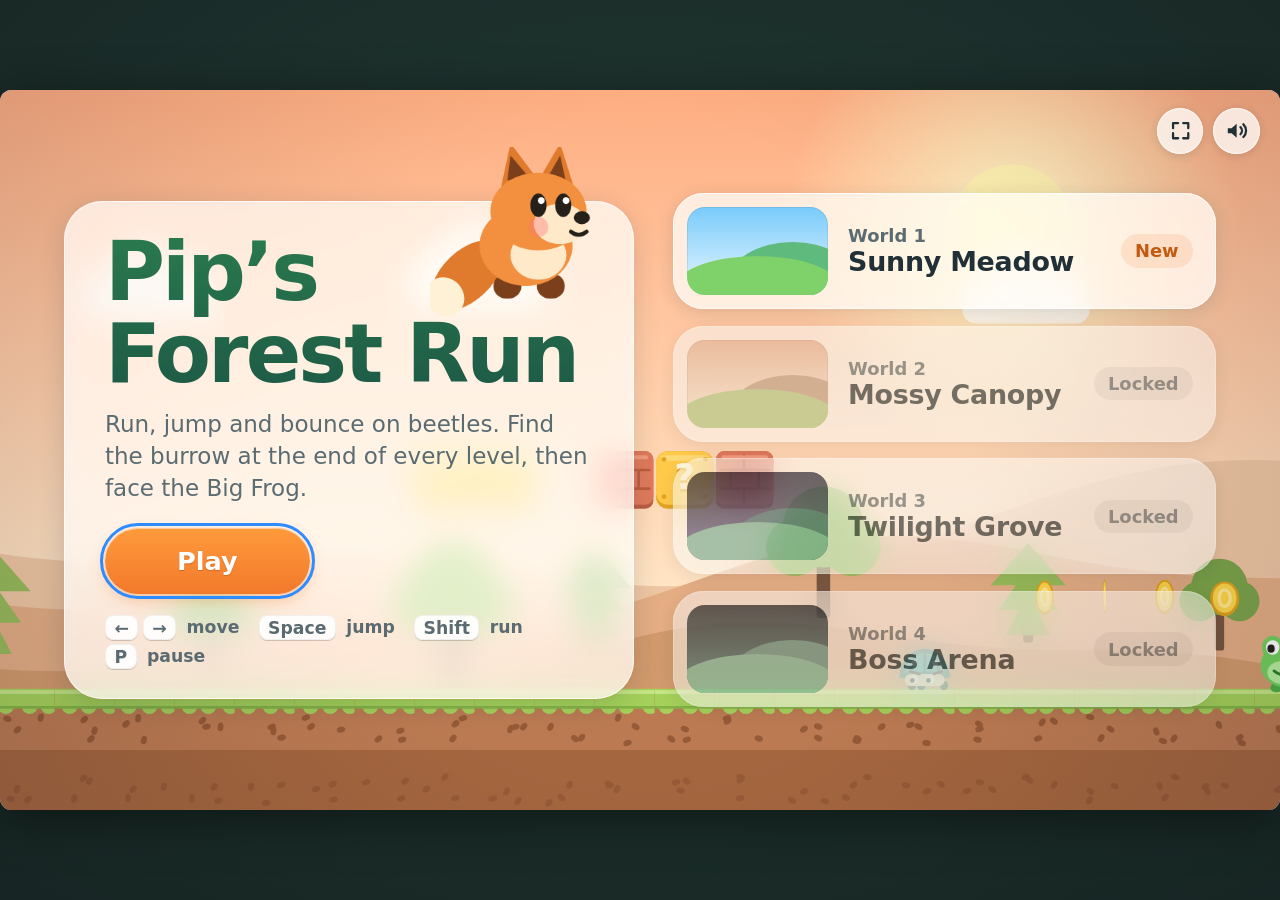
<file: index.html>
<!doctype html>
<html lang="en">
<head>
<meta charset="utf-8">
<meta name="viewport" content="width=device-width, initial-scale=1, viewport-fit=cover, user-scalable=no">
<title>Pip's Forest Run</title>
<link rel="stylesheet" href="style.css">
</head>
<body>
<div id="app">
  <div id="stage" class="stage">
    <canvas id="cv"></canvas>

    <div id="hud" class="hud" hidden>
      <div class="hud-l">
        <div class="pill"><svg class="ic" viewBox="0 0 20 20" aria-hidden="true"><circle cx="10" cy="10" r="9" fill="#e0a21c"/><circle cx="10" cy="10" r="7.2" fill="#ffd54a"/><circle cx="10" cy="10" r="4.2" fill="#ffe98d"/></svg><b id="hCoins">00</b></div>
        <div class="pill"><span class="lbl">Score</span><b id="hScore">000000</b></div>
      </div>
      <div class="pill world"><span class="wn" id="hWorld">1</span><span id="hName">Sunny Meadow</span></div>
      <div class="hud-r">
        <div class="pill" id="hTimeP"><span class="lbl">Time</span><b id="hTime">240</b></div>
        <div class="pill"><svg class="ic" viewBox="0 0 20 20" aria-hidden="true"><path d="M10 17.5C4 13 2 10 2 7.2 2 4.9 3.8 3.2 6 3.2c1.7 0 3.1.9 4 2.3.9-1.4 2.3-2.3 4-2.3 2.2 0 4 1.7 4 4 0 2.800-2 5.800-8 10.300z" fill="#ff6b6b"/></svg><b id="hLives">3</b></div>
        <button id="pauseBtn" class="circ" type="button" aria-label="Pause"><svg viewBox="0 0 20 20" aria-hidden="true"><rect x="5" y="4" width="3.4" height="12" rx="1.4" fill="currentColor"/><rect x="11.600" y="4" width="3.4" height="12" rx="1.4" fill="currentColor"/></svg></button>
      </div>
    </div>

    <div id="bossBar" class="bossbar" hidden aria-label="Big Frog health"><span class="bn">Big Frog</span><span class="pips"><i></i><i></i><i></i></span></div>

    <div id="touch" class="touch" hidden>
      <div class="dpad" data-dpad data-dir=""><span class="arr l"><svg viewBox="0 0 24 24"><path d="M15 5l-7 7 7 7" fill="none" stroke="currentColor" stroke-width="2.6" stroke-linecap="round" stroke-linejoin="round"/></svg></span><span class="arr r"><svg viewBox="0 0 24 24"><path d="M9 5l7 7-7 7" fill="none" stroke="currentColor" stroke-width="2.6" stroke-linecap="round" stroke-linejoin="round"/></svg></span></div>
      <div class="abtns"><button class="tbtn run" type="button" data-act="run">Run</button><button class="tbtn jump" type="button" data-act="jump">Jump</button></div>
    </div>

    <!-- title -->
    <section id="scTitle" class="screen show">
      <div class="title-wrap">
        <div class="brand glass">
          <canvas id="heroCv" width="260" height="230" aria-hidden="true"></canvas>
          <h1>Pip’s<br>Forest Run</h1>
          <p>Run, jump and bounce on beetles. Find the burrow at the end of every level, then face the Big Frog.</p>
          <button id="playBtn" class="btn primary" type="button">Play</button>
          <div class="keys" id="keysHint"><span><kbd>←</kbd><kbd>→</kbd> move</span><span><kbd>Space</kbd> jump</span><span><kbd>Shift</kbd> run</span><span><kbd>P</kbd> pause</span></div>
        </div>
        <div class="levels" id="levelList" role="list" aria-label="Levels"></div>
      </div>
      <div class="corner">
        <button id="fsBtn" class="circ glass" type="button" aria-label="Full screen"><svg viewBox="0 0 20 20"><path d="M4 8V4h4M16 8V4h-4M4 12v4h4M16 12v4h-4" fill="none" stroke="currentColor" stroke-width="1.8" stroke-linecap="round" stroke-linejoin="round"/></svg></button>
        <button id="muteBtn" class="circ glass" type="button" aria-label="Sound"></button>
      </div>
    </section>

    <section id="scReady" class="screen">
      <div class="card glass ready"><span class="kicker" id="rWorld">World 1</span><h2 id="rName">Sunny Meadow</h2><p class="rsub" id="rSub" hidden></p><div class="lives"><svg viewBox="0 0 20 20" aria-hidden="true"><path d="M10 17.5C4 13 2 10 2 7.2 2 4.9 3.8 3.2 6 3.2c1.7 0 3.1.9 4 2.3.9-1.4 2.3-2.3 4-2.3 2.2 0 4 1.7 4 4 0 2.800-2 5.800-8 10.300z" fill="#ff6b6b"/></svg><b id="rLives">× 3</b></div></div>
    </section>

    <section id="scPause" class="screen">
      <div class="card glass">
        <h2>Paused</h2>
        <div class="stack">
          <button id="resumeBtn" class="btn primary" type="button">Resume</button>
          <button id="restartBtn" class="btn" type="button">Restart level</button>
          <button id="soundBtn2" class="btn" type="button">Sound: on</button>
          <button id="quitBtn" class="btn ghost" type="button">Quit to menu</button>
        </div>
      </div>
    </section>

    <section id="scDone" class="screen">
      <div class="card glass done">
        <span class="kicker" id="dKick">World 1 · Sunny Meadow</span>
        <h2 id="dTitle">Level complete!</h2>
        <dl class="stats">
          <div><dt>Coins</dt><dd id="dCoins">0</dd></div>
          <div><dt>Time bonus</dt><dd id="dTime">0</dd></div>
          <div class="big"><dt>Level score</dt><dd id="dScore">0</dd></div>
          <div><dt>Best</dt><dd id="dBest">0</dd></div>
        </dl>
        <div class="row">
          <button id="nextBtn" class="btn primary" type="button">Next level</button>
          <button id="replayBtn" class="btn" type="button">Replay</button>
          <button id="menuBtn1" class="btn ghost" type="button">Menu</button>
        </div>
      </div>
    </section>

    <section id="scOver" class="screen">
      <div class="card glass">
        <h2>Out of lives</h2>
        <p class="sub" id="oText">Pip needs a nap. Try again?</p>
        <div class="row">
          <button id="retryBtn" class="btn primary" type="button">Try again</button>
          <button id="menuBtn2" class="btn ghost" type="button">Menu</button>
        </div>
      </div>
    </section>
  </div>

  <div id="rotate" class="rotate"><div><svg viewBox="0 0 48 48" width="48" height="48"><rect x="14" y="6" width="20" height="36" rx="4" fill="none" stroke="currentColor" stroke-width="3"/><path d="M38 18a14 14 0 0 1 0 16M38 34l-1.500-5M38 34l5-2" fill="none" stroke="currentColor" stroke-width="2.600" stroke-linecap="round"/></svg><p>Turn your phone sideways to play</p></div></div>
</div>
<script type="module" src="js/main.js"></script>
</body>
</html>
</file>
<file: style.css>
:root {
  --ui: -apple-system, BlinkMacSystemFont, "SF Pro Rounded", "SF Pro Display", Inter, system-ui, "Segoe UI", Roboto, sans-serif;
  --ink: #213036; --ink2: #5b6b72;
  --orange: #f2792b; --orange2: #ff9a3c; --green: #4fbf6e;
  --glass: rgba(255, 255, 255, 0.74);
}
* { box-sizing: border-box; -webkit-tap-highlight-color: transparent; }
html, body { height: 100%; margin: 0; }
body { background: #14211f; color: var(--ink); font-family: var(--ui); overflow: hidden; overscroll-behavior: none; touch-action: none; -webkit-user-select: none; user-select: none; }
[hidden] { display: none !important; }
button { font: inherit; color: inherit; cursor: pointer; }

#app { position: fixed; inset: 0; display: grid; place-items: center; background: radial-gradient(120% 120% at 50% 40%, #223a35, #101a19); }
.stage { --u: 10px; position: relative; overflow: hidden; background: #8fd3ff; container-type: normal; box-shadow: 0 10px 50px rgba(0, 0, 0, 0.45); border-radius: calc(var(--u) * 0.9); }
#cv { position: absolute; inset: 0; width: 100%; height: 100%; display: block; }

/* ───── shared pieces ───── */
.glass { background: var(--glass); -webkit-backdrop-filter: blur(16px) saturate(1.5); backdrop-filter: blur(16px) saturate(1.5); box-shadow: 0 6px 26px rgba(20, 40, 50, 0.16), inset 0 0 0 1px rgba(255, 255, 255, 0.7); }
.pill { display: inline-flex; align-items: center; gap: calc(var(--u) * 0.6); height: max(24px, calc(var(--u) * 3.6)); padding: 0 max(10px, calc(var(--u) * 1.5)); border-radius: 999px; background: var(--glass); -webkit-backdrop-filter: blur(12px) saturate(1.5); backdrop-filter: blur(12px) saturate(1.5); box-shadow: 0 2px 10px rgba(20, 40, 50, 0.14), inset 0 0 0 1px rgba(255, 255, 255, 0.7); font-weight: 750; font-size: max(12px, calc(var(--u) * 1.9)); font-variant-numeric: tabular-nums; white-space: nowrap; }
.pill .lbl { font-size: max(8px, calc(var(--u) * 1.05)); letter-spacing: 0.09em; text-transform: uppercase; color: var(--ink2); font-weight: 700; }
.pill .ic { width: max(14px, calc(var(--u) * 2.2)); height: max(14px, calc(var(--u) * 2.2)); flex: none; }
.pill.world { gap: calc(var(--u) * 0.8); }
.pill .wn { display: grid; place-items: center; min-width: 1.5em; height: 1.5em; border-radius: 50%; background: var(--green); color: #fff; font-size: 0.82em; }
.pill.warn { background: #ffe1d6; color: #c43c1b; animation: pulse 0.6s infinite alternate; }
@keyframes pulse { to { transform: scale(1.06); } }
.circ { width: max(24px, calc(var(--u) * 3.6)); height: max(24px, calc(var(--u) * 3.6)); border-radius: 50%; border: 0; padding: 0; display: grid; place-items: center; background: var(--glass); -webkit-backdrop-filter: blur(12px); backdrop-filter: blur(12px); box-shadow: 0 2px 10px rgba(20, 40, 50, 0.14), inset 0 0 0 1px rgba(255, 255, 255, 0.7); transition: transform 0.2s cubic-bezier(0.3, 1.6, 0.5, 1); }
.circ svg { width: 55%; height: 55%; }
.circ:active { transform: scale(0.9); }

.btn { border: 0; border-radius: 999px; padding: 0 calc(var(--u) * 2.6); height: max(34px, calc(var(--u) * 5.2)); font-weight: 750; font-size: max(13px, calc(var(--u) * 2)); background: rgba(255, 255, 255, 0.9); box-shadow: 0 2px 8px rgba(20, 40, 50, 0.14), inset 0 0 0 1px rgba(0, 0, 0, 0.05); transition: transform 0.2s cubic-bezier(0.3, 1.6, 0.5, 1), box-shadow 0.2s; }
.btn:hover { transform: translateY(-1px); }
.btn:active { transform: scale(0.96); }
.btn.primary { color: #fff; background: linear-gradient(180deg, var(--orange2), var(--orange)); box-shadow: 0 6px 16px rgba(242, 121, 43, 0.38), inset 0 1px 0 rgba(255, 255, 255, 0.45); text-shadow: 0 1px 1px rgba(150, 60, 0, 0.35); }
.btn.ghost { background: transparent; box-shadow: none; color: var(--ink2); }
.btn:focus-visible, .lvl:focus-visible, .circ:focus-visible { outline: 3px solid #2f8cff; outline-offset: 2px; }

/* ───── HUD ───── */
.hud { position: absolute; left: 0; right: 0; top: 0; display: flex; justify-content: space-between; align-items: flex-start; gap: calc(var(--u) * 1); padding: calc(var(--u) * 1.3) calc(var(--u) * 1.6); pointer-events: none; }
.hud > div { display: flex; gap: calc(var(--u) * 0.8); align-items: center; }
.hud.world { flex: none; }
.hud .circ { pointer-events: auto; }
.hud-l, .hud-r { flex: 1; }
.hud-r { justify-content: flex-end; }
.hud > .pill.world { flex: none; }

/* ───── boss bar ───── */
.bossbar { position: absolute; left: 50%; top: calc(var(--u) * 7.2); transform: translateX(-50%); display: flex; align-items: center; gap: calc(var(--u) * 1); height: max(22px, calc(var(--u) * 3.2)); padding: 0 max(10px, calc(var(--u) * 1.5)); border-radius: 999px; background: rgba(14, 40, 44, 0.62); -webkit-backdrop-filter: blur(10px); backdrop-filter: blur(10px); color: #eafff6; box-shadow: inset 0 0 0 1px rgba(255, 255, 255, 0.22); pointer-events: none; font-weight: 800; font-size: max(11px, calc(var(--u) * 1.6)); letter-spacing: 0.02em; }
.bossbar[hidden] { display: none; }
.bossbar .pips { display: flex; gap: calc(var(--u) * 0.6); }
.bossbar i { width: max(16px, calc(var(--u) * 3)); height: max(8px, calc(var(--u) * 1.2)); border-radius: 999px; background: #7be39b; transition: background 0.2s, transform 0.2s; }
.bossbar i.off { background: rgba(255, 255, 255, 0.2); transform: scale(0.85); }
.bossbar.hit { animation: bhit 0.35s; }
@keyframes bhit { 30% { transform: translateX(-50%) scale(1.1); background: rgba(80, 160, 110, 0.8); } }
.rsub { margin: 0 0 calc(var(--u) * 1.2); color: var(--ink2); font-weight: 650; font-size: max(12px, calc(var(--u) * 1.9)); }

/* ───── touch controls ───── */
.touch { position: absolute; left: 0; right: 0; bottom: 0; display: flex; justify-content: space-between; align-items: flex-end; padding: calc(var(--u) * 1.4) calc(var(--u) * 3); pointer-events: none; }
.touch > * { pointer-events: auto; touch-action: none; }
.dpad { position: relative; width: calc(var(--u) * 19); height: calc(var(--u) * 9.5); border-radius: 999px; display: flex; justify-content: space-between; align-items: center; padding: 0 calc(var(--u) * 1.6); color: var(--ink); background: rgba(255, 255, 255, 0.42); -webkit-backdrop-filter: blur(10px); backdrop-filter: blur(10px); box-shadow: inset 0 0 0 1.5px rgba(255, 255, 255, 0.7), 0 4px 16px rgba(0, 0, 0, 0.12); }
.dpad .arr { width: calc(var(--u) * 5.4); height: calc(var(--u) * 5.4); border-radius: 50%; display: grid; place-items: center; transition: background 0.1s, transform 0.1s; }
.dpad .arr svg { width: 55%; height: 55%; }
.dpad[data-dir="l"] .arr.l, .dpad[data-dir="r"] .arr.r { background: rgba(255, 255, 255, 0.85); transform: scale(0.94); }
.abtns { display: flex; gap: calc(var(--u) * 1.6); align-items: flex-end; }
.tbtn { border: 0; border-radius: 50%; width: calc(var(--u) * 8.4); height: calc(var(--u) * 8.4); font-weight: 800; font-size: max(11px, calc(var(--u) * 1.9)); color: var(--ink); background: rgba(255, 255, 255, 0.5); -webkit-backdrop-filter: blur(10px); backdrop-filter: blur(10px); box-shadow: inset 0 0 0 1.5px rgba(255, 255, 255, 0.75), 0 4px 16px rgba(0, 0, 0, 0.12); transition: transform 0.1s, background 0.1s; }
.tbtn.jump { width: calc(var(--u) * 10.4); height: calc(var(--u) * 10.4); background: rgba(255, 154, 60, 0.82); color: #fff; box-shadow: inset 0 0 0 1.5px rgba(255, 255, 255, 0.55), 0 6px 18px rgba(242, 121, 43, 0.4); }
.tbtn.on { transform: scale(0.92); background: rgba(255, 255, 255, 0.92); color: var(--ink); }
.tbtn.jump.on { background: #ff8a1f; color: #fff; }

/* ───── screens ───── */
.screen { position: absolute; inset: 0; display: grid; place-items: center; opacity: 0; pointer-events: none; transition: opacity 0.3s ease; }
.screen.show { opacity: 1; pointer-events: auto; }
#scPause, #scDone, #scOver { background: rgba(14, 28, 30, 0.34); }
.card { border-radius: calc(var(--u) * 2.4); padding: calc(var(--u) * 3) calc(var(--u) * 4); text-align: center; min-width: calc(var(--u) * 34); max-width: 88%; transform: scale(0.94) translateY(8px); transition: transform 0.45s cubic-bezier(0.3, 1.5, 0.5, 1); }
.screen.show .card { transform: none; }
.card h2 { margin: 0 0 calc(var(--u) * 1.4); font-size: max(20px, calc(var(--u) * 4.4)); letter-spacing: -0.02em; font-weight: 800; }
.card .sub { margin: 0 0 calc(var(--u) * 2); color: var(--ink2); font-size: max(13px, calc(var(--u) * 2)); }
.kicker { display: block; font-size: max(10px, calc(var(--u) * 1.5)); letter-spacing: 0.12em; text-transform: uppercase; font-weight: 750; color: var(--ink2); margin-bottom: calc(var(--u) * 0.6); }
.stack { display: grid; gap: calc(var(--u) * 1.1); }
.row { display: flex; gap: calc(var(--u) * 1.1); justify-content: center; flex-wrap: wrap; }
.ready h2 { font-size: max(24px, calc(var(--u) * 5.6)); margin-bottom: calc(var(--u) * 1.2); }
.lives { display: inline-flex; align-items: center; gap: calc(var(--u) * 0.8); font-weight: 800; font-size: max(16px, calc(var(--u) * 3)); }
.lives svg { width: max(18px, calc(var(--u) * 3)); height: max(18px, calc(var(--u) * 3)); }
.stats { margin: 0 0 calc(var(--u) * 2.2); display: grid; gap: calc(var(--u) * 0.9); text-align: left; }
.stats > div { display: flex; justify-content: space-between; gap: calc(var(--u) * 6); font-size: max(13px, calc(var(--u) * 2)); padding-bottom: calc(var(--u) * 0.9); border-bottom: 1px solid rgba(33, 48, 54, 0.1); }
.stats dt { color: var(--ink2); font-weight: 600; } .stats dd { margin: 0; font-weight: 800; font-variant-numeric: tabular-nums; }
.stats .big { font-size: max(17px, calc(var(--u) * 3)); border-bottom: 0; } .stats .big dd { color: var(--orange); }

/* title */
#scTitle { place-items: stretch; }
.title-wrap { display: grid; grid-template-columns: minmax(0, 1.05fr) minmax(0, 1fr); gap: calc(var(--u) * 3); align-items: center; padding: calc(var(--u) * 3.6) calc(var(--u) * 5); width: 100%; }
.brand { border-radius: calc(var(--u) * 3); padding: calc(var(--u) * 2.4) calc(var(--u) * 3.2) calc(var(--u) * 2.6); position: relative; min-width: 0; }
.brand canvas { position: absolute; right: calc(var(--u) * 1); top: calc(var(--u) * -4.2); width: calc(var(--u) * 15); height: auto; pointer-events: none; }
.brand h1 { margin: 0 0 calc(var(--u) * 1); font-size: max(26px, calc(var(--u) * 6.4)); line-height: 1; letter-spacing: -0.035em; font-weight: 850; background: linear-gradient(180deg, #2a7a4e, #1d5a46); -webkit-background-clip: text; background-clip: text; color: transparent; }
.brand p { margin: 0 0 calc(var(--u) * 1.8); color: var(--ink2); font-size: max(12px, calc(var(--u) * 1.8)); line-height: 1.4; max-width: 30em; }
.brand .btn { min-width: calc(var(--u) * 16); }
.keys { display: flex; flex-wrap: wrap; gap: calc(var(--u) * 0.7) calc(var(--u) * 1.5); margin-top: calc(var(--u) * 1.8); font-size: max(10px, calc(var(--u) * 1.35)); color: var(--ink2); font-weight: 600; }
.keys kbd { font: inherit; font-weight: 750; padding: 0.15em 0.55em; border-radius: 0.5em; background: rgba(255, 255, 255, 0.9); box-shadow: 0 1px 0 rgba(0, 0, 0, 0.18), inset 0 0 0 1px rgba(0, 0, 0, 0.05); margin-right: 0.25em; }
body.touch .keys { display: none; }
.levels { display: grid; gap: calc(var(--u) * 1.3); min-width: 0; }
.lvl { display: grid; grid-template-columns: calc(var(--u) * 11) 1fr auto; gap: calc(var(--u) * 1.6); align-items: center; text-align: left; border: 0; padding: calc(var(--u) * 1.1) calc(var(--u) * 1.8) calc(var(--u) * 1.1) calc(var(--u) * 1.1); border-radius: calc(var(--u) * 2.4); background: var(--glass); -webkit-backdrop-filter: blur(16px) saturate(1.5); backdrop-filter: blur(16px) saturate(1.5); box-shadow: 0 4px 18px rgba(20, 40, 50, 0.14), inset 0 0 0 1px rgba(255, 255, 255, 0.7); transition: transform 0.25s cubic-bezier(0.3, 1.6, 0.5, 1); animation: rise 0.6s cubic-bezier(0.3, 1.4, 0.5, 1) both; }
.lvl:nth-child(2) { animation-delay: 0.07s; } .lvl:nth-child(3) { animation-delay: 0.14s; } .lvl:nth-child(4) { animation-delay: 0.21s; }
@keyframes rise { from { opacity: 0; transform: translateY(16px) scale(0.97); } }
.lvl:not([disabled]):hover { transform: translateY(-2px) scale(1.01); }
.lvl:not([disabled]):active { transform: scale(0.98); }
.lvl[disabled] { opacity: 0.62; cursor: default; filter: saturate(0.6); }
.lvl .th { aspect-ratio: 16 / 10; border-radius: calc(var(--u) * 1.4); position: relative; overflow: hidden; box-shadow: inset 0 0 0 1px rgba(0, 0, 0, 0.08); }
.lvl .th::after { content: ""; position: absolute; left: -10%; right: -10%; bottom: -34%; height: 78%; border-radius: 50% 50% 0 0; background: var(--g); }
.lvl .th::before { content: ""; position: absolute; left: 30%; right: -20%; bottom: -30%; height: 90%; border-radius: 50% 50% 0 0; background: var(--g2); }
.lvl .meta b { display: block; font-size: max(13px, calc(var(--u) * 2.1)); font-weight: 800; letter-spacing: -0.01em; }
.lvl .meta span { font-size: max(10px, calc(var(--u) * 1.4)); color: var(--ink2); font-weight: 600; }
.lvl .chip { font-size: max(10px, calc(var(--u) * 1.4)); font-weight: 750; padding: 0.35em 0.8em; border-radius: 999px; background: rgba(79, 191, 110, 0.16); color: #23844a; white-space: nowrap; }
.lvl .chip.lock { background: rgba(0, 0, 0, 0.07); color: var(--ink2); }
.corner { position: absolute; right: calc(var(--u) * 1.6); top: calc(var(--u) * 1.4); display: flex; gap: calc(var(--u) * 0.8); }

/* rotate hint (phones in portrait) */
.rotate { position: fixed; inset: 0; display: none; place-items: center; text-align: center; background: #14211f; color: #fff; z-index: 10; font-weight: 700; }
.rotate p { margin: 10px 0 0; }
@media (orientation: portrait) and (pointer: coarse) { .rotate { display: grid; } }

@media (prefers-reduced-motion: reduce) { .lvl, .card, .btn, .circ { animation: none !important; transition: none !important; } .pill.warn { animation: none; } }

@media (max-width: 720px) {
  .title-wrap { padding: calc(var(--u) * 3) calc(var(--u) * 3); gap: calc(var(--u) * 2); }
  .brand canvas { width: calc(var(--u) * 13); top: calc(var(--u) * -3.4); }
}
</file>
